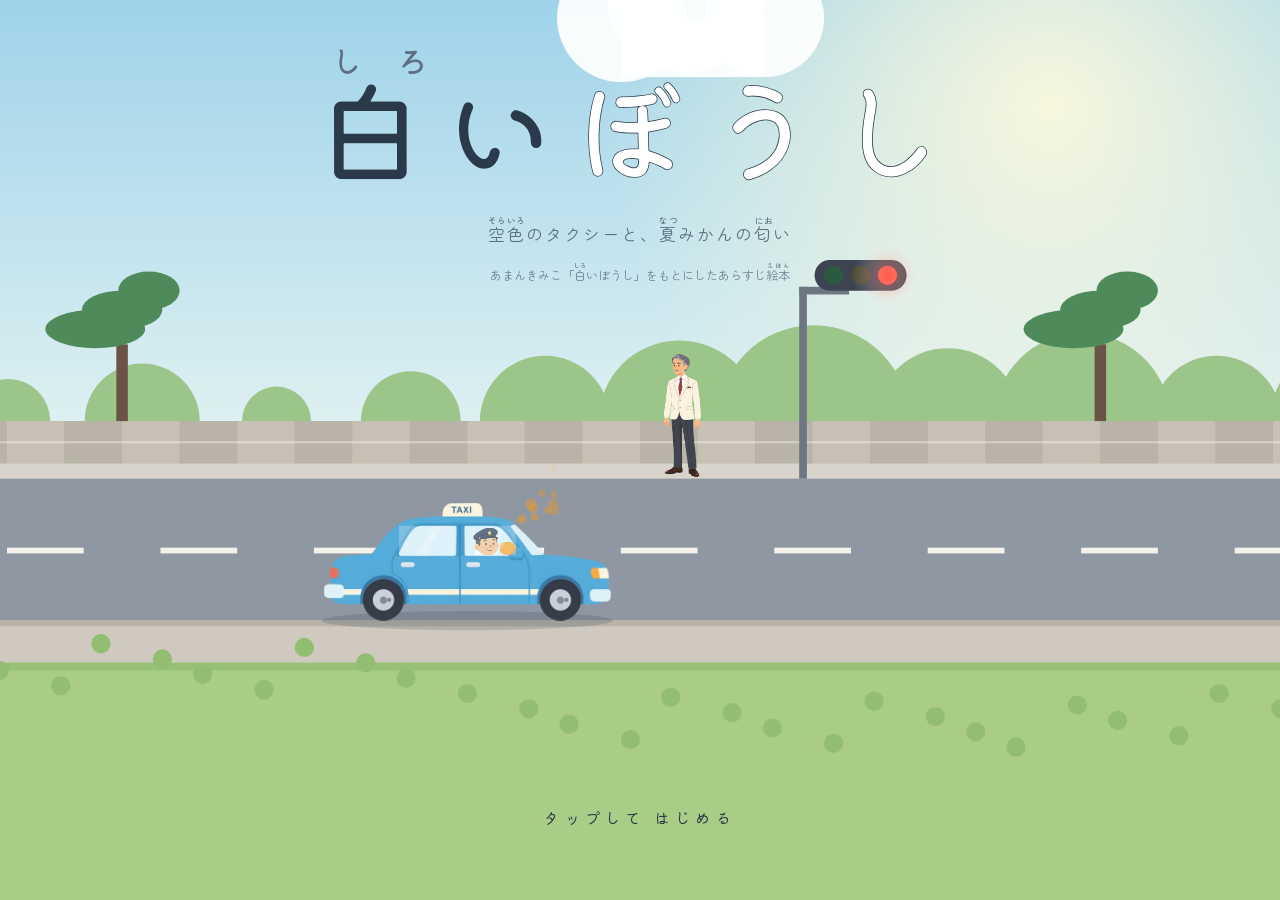
<file: index.html>
<!doctype html>
<html lang="ja">
<head>
<meta charset="utf-8">
<meta name="viewport" content="width=device-width,initial-scale=1,viewport-fit=cover">
<meta name="description" content="あまんきみこ「白いぼうし」をもとにした、タップで進むあらすじ絵本。">
<title>白いぼうし</title>
<link rel="preconnect" href="https://fonts.googleapis.com">
<link rel="preconnect" href="https://fonts.gstatic.com" crossorigin>
<link rel="stylesheet" href="https://fonts.googleapis.com/css2?family=Kiwi+Maru:wght@400;500&family=Zen+Maru+Gothic:wght@500;700&display=swap">
<link rel="stylesheet" href="css/style.css">
</head>
<body>
<canvas id="scene" aria-label="空色のタクシーが走る初夏の町"></canvas>

<div class="top" id="top" style="opacity:0">
  <span class="where" id="where"><ruby>堀<rt>ほり</rt></ruby>ばた</span>
  <button class="snd" id="snd" type="button" aria-pressed="true"><ruby>音<rt>おと</rt></ruby> オン</button>
</div>

<div id="card" class="away" aria-live="polite">
  <div class="inner">
    <p id="line"></p>
    <div class="row">
      <div class="left"><button id="back" type="button" hidden>もどる</button><span class="step" id="step">1 / 9</span></div>
      <button id="act" type="button">つぎへ</button>
    </div>
  </div>
</div>

<div class="closeup shake" id="closeupM" aria-hidden="true"><div class="frame"><img alt="" src="assets/img/matsui-shake.webp"></div><span class="say">いいえ</span></div>
<div class="closeup" id="closeup" aria-hidden="true"><div class="frame"><img alt="" src="assets/img/girl-leaning.webp"></div><span class="say">はやく！</span></div>

<div id="title" role="button" tabindex="0" aria-label="タップしてはじめる">
  <h1><ruby>白<rt>しろ</rt></ruby>い<span>ぼうし</span></h1>
  <p class="sub"><ruby>空色<rt>そらいろ</rt></ruby>のタクシーと、<ruby>夏<rt>なつ</rt></ruby>みかんの<ruby>匂<rt>にお</rt></ruby>い</p>
  <p class="credit">あまんきみこ「<ruby>白<rt>しろ</rt></ruby>いぼうし」をもとにしたあらすじ<ruby>絵本<rt>えほん</rt></ruby></p>
</div>
<div class="hint" id="hint">タップして はじめる</div>

<script src="js/main.js"></script>
</body>
</html>
</file>
<file: css/style.css>
/* Layout: side-scrolling early-summer street on a full-bleed canvas; story card docked at the bottom, scene label on top. One daylight look by design. */
:root{
  --sky:#cfe9f2;
  --ink:#2a3a4a;
  --soft:#5d6f80;
  --taxi:#5fb0d6;
  --mikan:#f29a1f;
  --leaf:#7fb35c;
  --card:rgba(255,255,255,.9);
  --display:"Kiwi Maru","Hiragino Maru Gothic ProN","Yu Gothic",serif;
  --story:"Zen Maru Gothic","Hiragino Maru Gothic ProN","Yu Gothic",sans-serif;
  color-scheme:light;
}
html,body{height:100%;margin:0}
body{background:var(--sky);color:var(--ink);overflow:hidden;font-family:var(--story);-webkit-tap-highlight-color:transparent}
#scene{position:fixed;inset:0;width:100%;height:100%;display:block;touch-action:manipulation}

.top{position:fixed;top:0;left:0;right:0;display:flex;justify-content:space-between;align-items:center;gap:12px;
  padding-top:calc(env(safe-area-inset-top,0px) + 14px);
  padding-left:max(16px,env(safe-area-inset-left,0px));padding-right:max(16px,env(safe-area-inset-right,0px));
  transition:opacity .8s;pointer-events:none}
.top>*{pointer-events:auto}
.where{font-family:var(--display);font-size:14px;letter-spacing:.24em;color:var(--ink);background:rgba(255,255,255,.7);padding:4px 12px;border-radius:999px}
.snd{font:inherit;font-size:13px;color:var(--soft);background:rgba(255,255,255,.7);border:0;border-radius:999px;padding:5px 12px;cursor:pointer}

#card{position:fixed;left:0;right:0;bottom:0;
  padding-bottom:calc(env(safe-area-inset-bottom,0px) + 18px);padding-top:0;
  padding-left:max(16px,env(safe-area-inset-left,0px));padding-right:max(16px,env(safe-area-inset-right,0px));
  transition:opacity .5s,transform .5s}
#card.away{opacity:0;transform:translateY(14px);pointer-events:none}
.inner{max-width:32em;margin:0 auto;background:var(--card);border-radius:18px;padding:16px 18px;display:flex;flex-direction:column;gap:12px;
  box-shadow:0 6px 30px rgba(42,58,74,.12)}
#line{margin:0;font-size:clamp(15px,calc(.9vw + .9vh + 6px),24px);line-height:2.3;min-height:4.6em;transition:opacity .3s;text-wrap:pretty}
rt{font-size:.5em;letter-spacing:0;font-weight:500}
#title h1 rt{font-size:.28em;-webkit-text-stroke:0;color:var(--soft)}
.row{display:flex;justify-content:space-between;align-items:center;gap:12px}
.step{font-size:12px;color:var(--soft);font-variant-numeric:tabular-nums;letter-spacing:.08em}
#act{font-family:var(--story);font-weight:700;font-size:clamp(15px,calc(.6vw + .6vh + 6px),19px);color:#fff;background:var(--taxi);border:0;border-radius:999px;padding:10px 22px;cursor:pointer;
  box-shadow:0 3px 0 #3f8db2}
#act:active{transform:translateY(2px);box-shadow:0 1px 0 #3f8db2}
#act[disabled]{opacity:.4;cursor:default}
.left{display:flex;align-items:center;gap:12px}
#back{font-family:var(--story);font-weight:700;font-size:14px;color:var(--soft);background:transparent;border:1.5px solid rgba(93,111,128,.4);border-radius:999px;padding:8px 16px;cursor:pointer}
#back:focus-visible{outline:2px solid var(--ink);outline-offset:3px}
#act:focus-visible,.snd:focus-visible,#title:focus-visible{outline:2px solid var(--ink);outline-offset:3px}

#title{position:fixed;inset:0;display:flex;flex-direction:column;align-items:center;justify-content:flex-start;text-align:center;gap:10px;
  padding-top:calc(env(safe-area-inset-top,0px) + 5vh);
  padding-left:max(16px,env(safe-area-inset-left,0px));padding-right:max(16px,env(safe-area-inset-right,0px));
  cursor:pointer;transition:opacity 1s}
#title.gone{opacity:0;pointer-events:none}
#title h1{margin:0;font-family:var(--display);font-weight:500;font-size:clamp(36px,min(12vw,13vh),110px);letter-spacing:.18em;color:var(--ink)}
#title h1 span{color:#fff;-webkit-text-stroke:1.5px var(--ink);paint-order:stroke}
#title .sub{margin:0;font-size:clamp(14px,3.8vw,17px);color:var(--soft);letter-spacing:.12em}
#title .credit{margin:6px 0 0;font-size:12px;color:var(--soft);opacity:.85}
.closeup{position:fixed;left:max(16px,env(safe-area-inset-left,0px));top:calc(env(safe-area-inset-top,0px) + 60px);width:min(44vw,30vh,320px);
  opacity:0;transform:translateY(-8px) scale(.9) rotate(-4deg);transform-origin:20% 80%;transition:opacity .45s,transform .45s cubic-bezier(.3,1.5,.5,1);pointer-events:none}
.closeup.show{opacity:1;transform:none}
.closeup .frame{border-radius:20px;border:4px solid #fff;background:#e6f4f2;box-shadow:0 8px 24px rgba(42,58,74,.18);overflow:hidden;transform:rotate(-2deg)}
.closeup img{display:block;width:100%;height:auto}
.closeup .say{position:absolute;right:-12px;top:-14px;font-family:var(--display);font-size:clamp(15px,4.2vw,19px);color:var(--ink);background:#fff;border-radius:16px;padding:6px 12px;box-shadow:0 4px 12px rgba(42,58,74,.15);transform:rotate(4deg)}
.closeup .say::after{content:"";position:absolute;left:14px;bottom:-7px;border:7px solid transparent;border-top-color:#fff;border-bottom:0}
.closeup.show.shake img{animation:headshake .9s ease-in-out .35s 2}
@keyframes headshake{0%,100%{transform:none}20%{transform:rotate(-4deg) translateX(-3%)}50%{transform:rotate(4deg) translateX(3%)}80%{transform:rotate(-2deg)}}
@media (prefers-reduced-motion:reduce){.closeup{transition:opacity .3s;transform:none}.closeup.show.shake img{animation:none}}
.hint{position:fixed;left:0;right:0;bottom:calc(env(safe-area-inset-bottom,0px) + 8vh);text-align:center;font-family:var(--display);font-size:15px;letter-spacing:.35em;color:var(--ink);animation:breathe 2.4s ease-in-out infinite;cursor:pointer}
@keyframes breathe{50%{opacity:.35}}
/* 横向きで背の低い画面（スマホ横・小さめのiPad横）では、文章カードを右側に縦置き */
@media (orientation:landscape) and (max-height:560px){
  #card{left:auto;top:0;width:min(44vw,440px);display:flex;align-items:flex-end;padding-top:calc(env(safe-area-inset-top,0px) + 56px);padding-left:0}
  .inner{max-width:none;width:100%}
  #title{padding-top:calc(env(safe-area-inset-top,0px) + 3vh)}
}
@media (prefers-reduced-motion:reduce){.hint{animation:none}}
</file>
